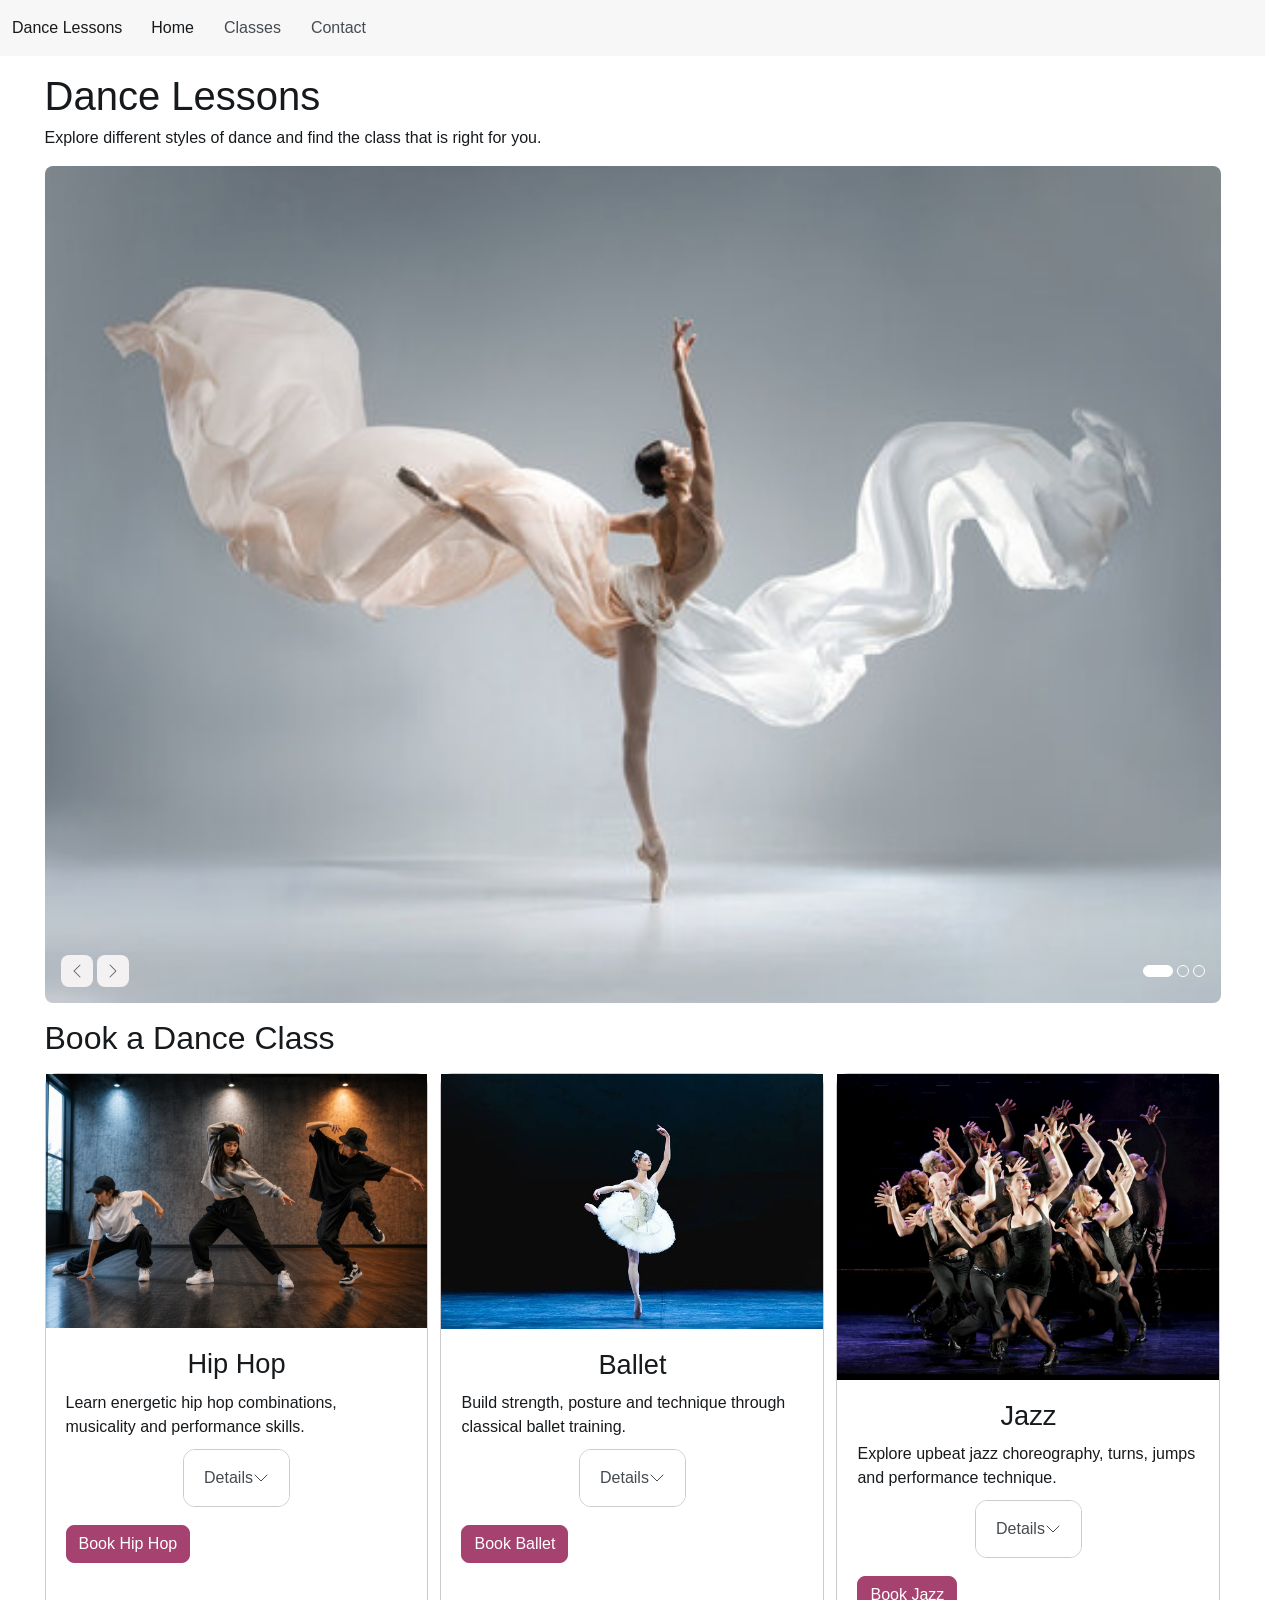
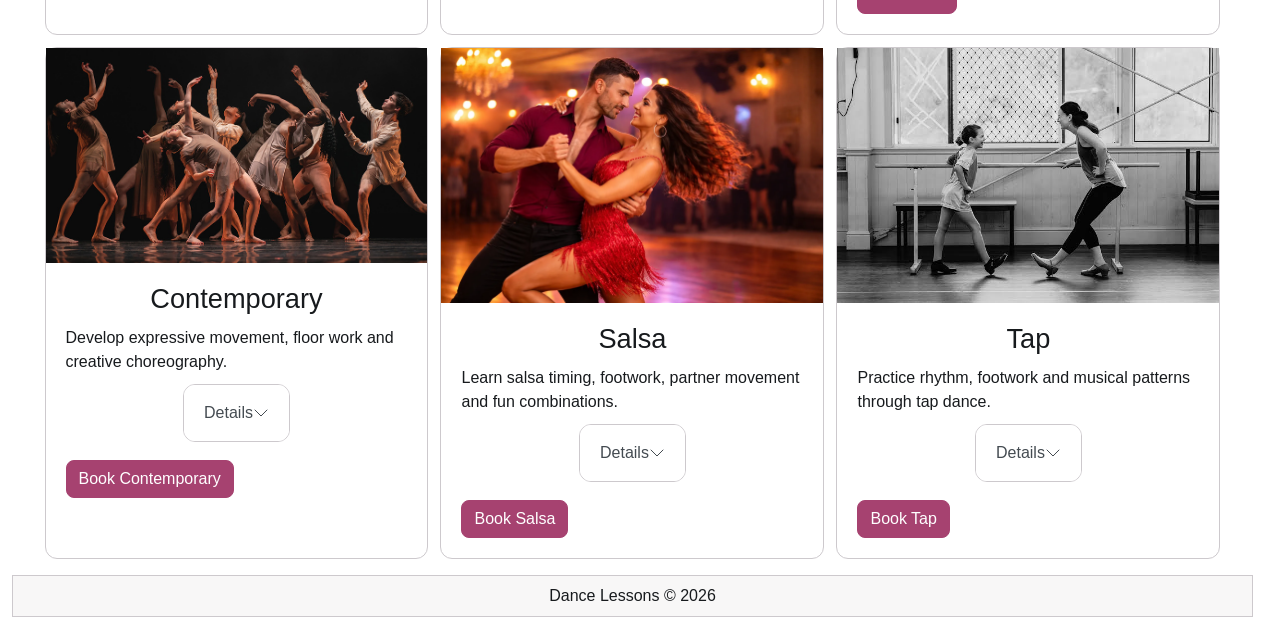
<file: index.html>
<!DOCTYPE html>
<html lang="en">

<head>
    <meta charset="UTF-8">
    <meta name="viewport" content="width=device-width, initial-scale=1.0">

    <title>Dance Lessons | Home</title>

    <link rel="stylesheet" href="css/bootstrap.min.css">
    <link rel="stylesheet" href="css/style.css">

    <script type="module" src="js/bootstrap.bundle.min.js"></script>
</head>


<body>
    <!-- Navbar -->
    <nav class="navbar md:navbar-expand bg-1 fg-2">
        <div class="container-fluid">
            <a class="navbar-brand" href="index.html">Dance Lessons</a>
            <button
                class="btn-icon navbar-toggler"
                type="button"
                data-bs-toggle="drawer"
                data-bs-target="#navbarNav"
                aria-controls="navbarNav"
                aria-expanded="false"
                aria-label="Toggle navigation">
                <span class="navbar-toggler-icon" aria-hidden="true"></span>
            </button>

            <dialog
                class="drawer drawer-end"
                tabindex="-1"
                id="navbarNav"
                aria-labelledby="navbarNavLabel">
                <div class="drawer-header">
                    <h5 class="drawer-title" id="navbarNavLabel">
                        Menu
                    </h5>
                    <button
                        type="button"
                        class="btn-close"
                        data-bs-dismiss="drawer"
                        aria-label="Close">
                    </button>
                </div>

                <div class="drawer-body">
                    <ul class="navbar-nav">
                        <li class="nav-item">
                            <a
                                class="nav-link active"
                                aria-current="page"
                                href="index.html">
                                Home
                            </a>
                        </li>

                        <li class="nav-item">
                            <a class="nav-link" href="#">
                                Classes
                            </a>
                        </li>

                        <li class="nav-item">
                            <a class="nav-link" href="contact.html">
                                Contact
                            </a>
                        </li>
                    </ul>
                </div>
            </dialog>
        </div>
    </nav>


    <main>

        <!-- Page Heading -->
        <div class="container mt-5">
            <h1>Dance Lessons</h1>
            <p>
                Explore different styles of dance and find the class
                that is right for you.
            </p>
        </div>

        <!-- Carousel -->
        <div class="container mt-3">
            <div
                id="heroCarousel"
                class="carousel carousel-overlay slide">
                <div class="carousel-inner rounded-5">
                    <div class="carousel-item active">
                        <img
                            src="images/banner1.jpg"
                            class="d-block w-100"
                            alt="Dancers practicing together in a dance studio">
                    </div>
                    <div class="carousel-item">
                        <img
                            src="images/banner2.jpg"
                            class="d-block w-100"
                            alt="Dancer performing during a dance class">
                    </div>

                    <div class="carousel-item">
                        <img
                            src="images/banner3.jpg"
                            class="d-block w-100"
                            alt="Dancers performing together on stage">
                    </div>
                </div>

                <div class="carousel-overlay-controls">
                    <div>
                        <button
                            class="btn-icon btn-sm btn-subtle theme-secondary"
                            type="button"
                            data-bs-target="#heroCarousel"
                            data-bs-slide="prev">
                            <span
                                class="carousel-icon-prev"
                                aria-hidden="true">
                            </span>
                            <span class="visually-hidden">
                                Previous
                            </span>
                        </button>

                        <button
                            class="btn-icon btn-sm btn-subtle theme-secondary"
                            type="button"
                            data-bs-target="#heroCarousel"
                            data-bs-slide="next">
                            <span
                                class="carousel-icon-next"
                                aria-hidden="true">
                            </span>
                            <span class="visually-hidden">
                                Next
                            </span>
                        </button>
                    </div>

                    <div class="carousel-indicators">
                        <button
                            type="button"
                            data-bs-target="#heroCarousel"
                            data-bs-slide-to="0"
                            class="active"
                            aria-current="true"
                            aria-label="Slide 1">
                        </button>
                        <button
                            type="button"
                            data-bs-target="#heroCarousel"
                            data-bs-slide-to="1"
                            aria-label="Slide 2">
                        </button>
                        <button
                            type="button"
                            data-bs-target="#heroCarousel"
                            data-bs-slide-to="2"
                            aria-label="Slide 3">
                        </button>
                    </div>
                </div>
            </div>
        </div>

        <!-- Dance Classes -->
        <div class="container mt-5">
            <h2 class="my-5">Book a Dance Class</h2>
            <div class="row g-4">

                <!-- Card 1 -->
                <div class="col-12 md:col-6 lg:col-4">
                    <section class="card h-100">
                        <img
                            src="images/card1.jpg"
                            class="w-100"
                            alt="Hip hop dancers practicing in a studio">

                        <div class="card-body d-flex flex-column align-items-center">
                            <h3 class="card-title">
                                Hip Hop
                            </h3>
                            <p class="card-text">
                                Learn energetic hip hop combinations,
                                musicality and performance skills.
                            </p>
                            <div class="accordion">
                                <details
                                    class="accordion-item"
                                    name="details1">
                                    <summary class="accordion-header">
                                        Details
                                        <svg
                                            class="accordion-icon"
                                            xmlns="http://www.w3.org/2000/svg"
                                            viewBox="0 0 16 16"
                                            fill="none"
                                            stroke="currentColor"
                                            stroke-linecap="round"
                                            stroke-linejoin="round">
                                            <path d="m2 5 6 6 6-6"/>
                                        </svg>
                                    </summary>

                                    <div class="accordion-body">
                                        <p>
                                            This class focuses on rhythm,
                                            choreography and confidence.
                                            Beginners are welcome.
                                        </p>
                                    </div>
                                </details>
                            </div>

                            <button
                                type="button"
                                class="btn-solid theme-primary mt-3"
                                data-bs-toggle="dialog"
                                data-bs-target="#bookDialog1">
                                Book Hip Hop
                            </button>

                            <dialog
                                class="dialog"
                                id="bookDialog1">
                                <div class="dialog-header">
                                    <h3 class="dialog-title">
                                        Book Hip Hop
                                    </h3>
                                    <button
                                        type="button"
                                        class="btn-close"
                                        data-bs-dismiss="dialog"
                                        aria-label="Close">
                                    </button>
                                </div>

                                <div class="dialog-body">
                                    <p>
                                        Contact us to reserve your place
                                        in our Hip Hop class.
                                    </p>
                                </div>

                                <div class="dialog-footer">
                                    <button
                                        type="button"
                                        class="btn-solid theme-secondary"
                                        data-bs-dismiss="dialog">
                                        Close
                                    </button>
                                </div>
                            </dialog>
                        </div>
                    </section>
                </div>


                <!-- Card 2 -->
                <div class="col-12 md:col-6 lg:col-4">
                    <section class="card h-100">
                        <img
                            src="images/card2.jpeg"
                            class="w-100"
                            alt="Ballet dancer practicing in a studio">

                        <div class="card-body d-flex flex-column align-items-center">
                            <h3 class="card-title">
                                Ballet
                            </h3>
                            <p class="card-text">
                                Build strength, posture and technique
                                through classical ballet training.
                            </p>

                            <div class="accordion">
                                <details
                                    class="accordion-item"
                                    name="details2">
                                    <summary class="accordion-header">
                                        Details
                                        <svg
                                            class="accordion-icon"
                                            xmlns="http://www.w3.org/2000/svg"
                                            viewBox="0 0 16 16"
                                            fill="none"
                                            stroke="currentColor"
                                            stroke-linecap="round"
                                            stroke-linejoin="round">
                                            <path d="m2 5 6 6 6-6"/>
                                        </svg>
                                    </summary>

                                    <div class="accordion-body">
                                        <p>
                                            Students will practice ballet
                                            technique, balance, turns and
                                            controlled movement.
                                        </p>
                                    </div>
                                </details>
                            </div>

                            <button
                                type="button"
                                class="btn-solid theme-primary mt-3"
                                data-bs-toggle="dialog"
                                data-bs-target="#bookDialog2">
                                Book Ballet
                            </button>

                            <dialog
                                class="dialog"
                                id="bookDialog2">
                                <div class="dialog-header">
                                    <h3 class="dialog-title">
                                        Book Ballet
                                    </h3>
                                    <button
                                        type="button"
                                        class="btn-close"
                                        data-bs-dismiss="dialog"
                                        aria-label="Close">
                                    </button>
                                </div>

                                <div class="dialog-body">
                                    <p>
                                        Contact us to reserve your place
                                        in our Ballet class.
                                    </p>
                                </div>

                                <div class="dialog-footer">
                                    <button
                                        type="button"
                                        class="btn-solid theme-secondary"
                                        data-bs-dismiss="dialog">
                                        Close
                                    </button>
                                </div>
                            </dialog>
                        </div>
                    </section>
                </div>



                <!-- Card 3 -->
                <div class="col-12 md:col-6 lg:col-4">
                    <section class="card h-100">
                        <img
                            src="images/card3.jpg"
                            class="w-100"
                            alt="Jazz dancers performing choreography together">

                        <div class="card-body d-flex flex-column align-items-center">
                            <h3 class="card-title">
                                Jazz
                            </h3>
                            <p class="card-text">
                                Explore upbeat jazz choreography,
                                turns, jumps and performance technique.
                            </p>

                            <div class="accordion">
                                <details
                                    class="accordion-item"
                                    name="details3">
                                    <summary class="accordion-header">
                                        Details
                                        <svg
                                            class="accordion-icon"
                                            xmlns="http://www.w3.org/2000/svg"
                                            viewBox="0 0 16 16"
                                            fill="none"
                                            stroke="currentColor"
                                            stroke-linecap="round"
                                            stroke-linejoin="round">

                                            <path d="m2 5 6 6 6-6"/>

                                        </svg>
                                    </summary>

                                    <div class="accordion-body">
                                        <p>
                                            This class combines jazz
                                            technique with energetic
                                            choreography and musicality.
                                        </p>
                                    </div>
                                </details>
                            </div>

                            <button
                                type="button"
                                class="btn-solid theme-primary mt-3"
                                data-bs-toggle="dialog"
                                data-bs-target="#bookDialog3">
                                Book Jazz
                            </button>

                            <dialog
                                class="dialog"
                                id="bookDialog3">
                                <div class="dialog-header">
                                    <h3 class="dialog-title">
                                        Book Jazz
                                    </h3>
                                    <button
                                        type="button"
                                        class="btn-close"
                                        data-bs-dismiss="dialog"
                                        aria-label="Close">
                                    </button>
                                </div>

                                <div class="dialog-body">
                                    <p>
                                        Contact us to reserve your place
                                        in our Jazz class.
                                    </p>
                                </div>

                                <div class="dialog-footer">
                                    <button
                                        type="button"
                                        class="btn-solid theme-secondary"
                                        data-bs-dismiss="dialog">
                                        Close
                                    </button>
                                </div>
                            </dialog>
                        </div>
                    </section>
                </div>


                <!-- Card 4 -->
                <div class="col-12 md:col-6 lg:col-4">
                    <section class="card h-100">
                        <img
                            src="images/card4.jpg"
                            class="w-100"
                            alt="Contemporary dancers performing together">

                        <div class="card-body d-flex flex-column align-items-center">
                            <h3 class="card-title">
                                Contemporary
                            </h3>
                            <p class="card-text">
                                Develop expressive movement,
                                floor work and creative choreography.
                            </p>

                            <div class="accordion">
                                <details
                                    class="accordion-item"
                                    name="details4">
                                    <summary class="accordion-header">
                                        Details
                                        <svg
                                            class="accordion-icon"
                                            xmlns="http://www.w3.org/2000/svg"
                                            viewBox="0 0 16 16"
                                            fill="none"
                                            stroke="currentColor"
                                            stroke-linecap="round"
                                            stroke-linejoin="round">
                                            <path d="m2 5 6 6 6-6"/>
                                        </svg>
                                    </summary>

                                    <div class="accordion-body">
                                        <p>
                                            Contemporary class focuses
                                            on expression, movement quality
                                            and connecting choreography
                                            with music.
                                        </p>
                                    </div>
                                </details>
                            </div>

                            <button
                                type="button"
                                class="btn-solid theme-primary mt-3"
                                data-bs-toggle="dialog"
                                data-bs-target="#bookDialog4">
                                Book Contemporary
                            </button>

                            <dialog
                                class="dialog"
                                id="bookDialog4">
                                <div class="dialog-header">
                                    <h3 class="dialog-title">
                                        Book Contemporary
                                    </h3>
                                    <button
                                        type="button"
                                        class="btn-close"
                                        data-bs-dismiss="dialog"
                                        aria-label="Close">
                                    </button>
                                </div>

                                <div class="dialog-body">
                                    <p>
                                        Contact us to reserve your place
                                        in our Contemporary class.
                                    </p>
                                </div>

                                <div class="dialog-footer">
                                    <button
                                        type="button"
                                        class="btn-solid theme-secondary"
                                        data-bs-dismiss="dialog">
                                        Close
                                    </button>
                                </div>
                            </dialog>
                        </div>
                    </section>
                </div>


                <!-- Card 5 -->
                <div class="col-12 md:col-6 lg:col-4">
                    <section class="card h-100">
                        <img
                            src="images/card5.webp"
                            class="w-100"
                            alt="Salsa dancers performing together">

                        <div class="card-body d-flex flex-column align-items-center">
                            <h3 class="card-title">
                                Salsa
                            </h3>
                            <p class="card-text">
                                Learn salsa timing, footwork,
                                partner movement and fun combinations.
                            </p>

                            <div class="accordion">
                                <details
                                    class="accordion-item"
                                    name="details5">
                                    <summary class="accordion-header">
                                        Details
                                        <svg
                                            class="accordion-icon"
                                            xmlns="http://www.w3.org/2000/svg"
                                            viewBox="0 0 16 16"
                                            fill="none"
                                            stroke="currentColor"
                                            stroke-linecap="round"
                                            stroke-linejoin="round">
                                            <path d="m2 5 6 6 6-6"/>
                                        </svg>
                                    </summary>

                                    <div class="accordion-body">
                                        <p>
                                            This class introduces salsa
                                            rhythm, basic steps and partner
                                            combinations in a welcoming
                                            environment.
                                        </p>
                                    </div>
                                </details>
                            </div>

                            <button
                                type="button"
                                class="btn-solid theme-primary mt-3"
                                data-bs-toggle="dialog"
                                data-bs-target="#bookDialog5">
                                Book Salsa
                            </button>

                            <dialog
                                class="dialog"
                                id="bookDialog5">
                                <div class="dialog-header">
                                    <h3 class="dialog-title">
                                        Book Salsa
                                    </h3>
                                    <button
                                        type="button"
                                        class="btn-close"
                                        data-bs-dismiss="dialog"
                                        aria-label="Close">
                                    </button>
                                </div>

                                <div class="dialog-body">
                                    <p>
                                        Contact us to reserve your place
                                        in our Salsa class.
                                    </p>
                                </div>

                                <div class="dialog-footer">
                                    <button
                                        type="button"
                                        class="btn-solid theme-secondary"
                                        data-bs-dismiss="dialog">
                                        Close
                                    </button>
                                </div>
                            </dialog>
                        </div>
                    </section>
                </div>



                <!-- Card 6 -->
                <div class="col-12 md:col-6 lg:col-4">
                    <section class="card h-100">
                        <img
                            src="images/card6.jpeg"
                            class="w-100"
                            alt="Tap dancer practicing in a dance studio">

                        <div class="card-body d-flex flex-column align-items-center">
                            <h3 class="card-title">
                                Tap
                            </h3>
                            <p class="card-text">
                                Practice rhythm, footwork and musical
                                patterns through tap dance.
                            </p>

                            <div class="accordion">
                                <details
                                    class="accordion-item"
                                    name="details6">
                                    <summary class="accordion-header">
                                        Details
                                        <svg
                                            class="accordion-icon"
                                            xmlns="http://www.w3.org/2000/svg"
                                            viewBox="0 0 16 16"
                                            fill="none"
                                            stroke="currentColor"
                                            stroke-linecap="round"
                                            stroke-linejoin="round">
                                            <path d="m2 5 6 6 6-6"/>
                                        </svg>
                                    </summary>

                                    <div class="accordion-body">
                                        <p>
                                            Students learn basic tap
                                            sounds, rhythm combinations
                                            and musical timing.
                                        </p>
                                    </div>
                                </details>
                            </div>

                            <button
                                type="button"
                                class="btn-solid theme-primary mt-3"
                                data-bs-toggle="dialog"
                                data-bs-target="#bookDialog6">
                                Book Tap
                            </button>

                            <dialog
                                class="dialog"
                                id="bookDialog6">
                                <div class="dialog-header">
                                    <h3 class="dialog-title">
                                        Book Tap
                                    </h3>
                                    <button
                                        type="button"
                                        class="btn-close"
                                        data-bs-dismiss="dialog"
                                        aria-label="Close">
                                    </button>
                                </div>

                                <div class="dialog-body">
                                    <p>
                                        Contact us to reserve your place
                                        in our Tap class.
                                    </p>
                                </div>

                                <div class="dialog-footer">
                                    <button
                                        type="button"
                                        class="btn-solid theme-secondary"
                                        data-bs-dismiss="dialog">
                                        Close
                                    </button>
                                </div>
                            </dialog>
                        </div>
                    </section>
                </div>
            </div>
        </div>
    </main>



    <!-- Footer -->
    <footer class="container-fluid mt-5">
        <p class="p-3 bg-1 border d-flex justify-content-center">
            Dance Lessons © 2026
        </p>
    </footer>

</body>

</html>
</file>
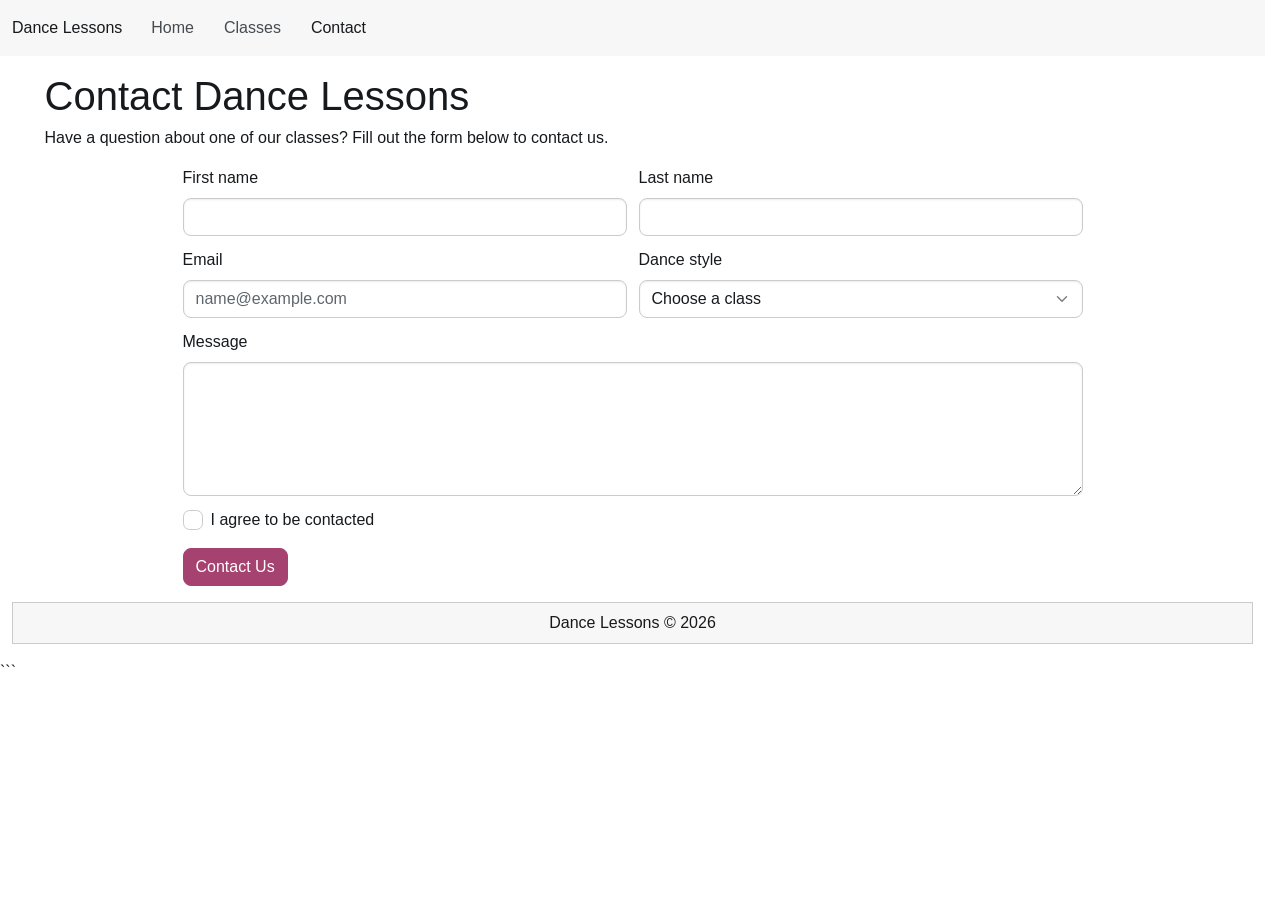
<file: contact.html>
<!DOCTYPE html>
<html lang="en">
<head>
    <meta charset="UTF-8">
    <meta name="viewport" content="width=device-width, initial-scale=1.0">
    <title>Dance Lessons | Contact</title>
    <link rel="stylesheet" href="css/bootstrap.min.css">
    <link rel="stylesheet" href="css/style.css">
    <script type="module" src="js/bootstrap.bundle.min.js"></script>
</head>
<body>
    <nav class="navbar md:navbar-expand bg-1 fg-2">
        <div class="container-fluid">
            <a class="navbar-brand" href="index.html">Dance Lessons</a>
            <button class="btn-icon navbar-toggler" type="button" data-bs-toggle="drawer"
                data-bs-target="#navbarNav" aria-controls="navbarNav"
                aria-expanded="false" aria-label="Toggle navigation">
                <span class="navbar-toggler-icon" aria-hidden="true"></span>
            </button>
            <dialog class="drawer drawer-end" tabindex="-1" id="navbarNav"
                aria-labelledby="navbarNavLabel">
                <div class="drawer-header">
                    <h5 class="drawer-title" id="navbarNavLabel">Menu</h5>
                    <button type="button" class="btn-close"
                        data-bs-dismiss="drawer" aria-label="Close"></button>
                </div>
                <div class="drawer-body">
                    <ul class="navbar-nav">
                        <li class="nav-item">
                            <a class="nav-link" href="index.html">Home</a>
                        </li>
                        <li class="nav-item">
                            <a class="nav-link" href="#">Classes</a>
                        </li>
                        <li class="nav-item">
                            <a class="nav-link active" aria-current="page"
                                href="contact.html">Contact</a>
                        </li>
                    </ul>
                </div>
            </dialog>
        </div>
    </nav>

    <main>
        <div class="container mt-5">
            <h1>Contact Dance Lessons</h1>
            <p>Have a question about one of our classes? Fill out the form below to contact us.</p>

            <form style="max-width: 900px" class="mx-auto">
                <div class="row g-4">
                    <div class="md:col-6">
                        <div class="form-field">
                            <label for="firstName" class="form-label">First name</label>
                            <input type="text" class="form-control" id="firstName" required>
                        </div>
                    </div>

                    <div class="md:col-6">
                        <div class="form-field">
                            <label for="lastName" class="form-label">Last name</label>
                            <input type="text" class="form-control" id="lastName">
                        </div>
                    </div>

                    <div class="md:col-6">
                        <div class="form-field">
                            <label for="email" class="form-label">Email</label>
                            <input type="email" class="form-control" id="email"
                                placeholder="name@example.com" required>
                        </div>
                    </div>

                    <div class="md:col-6">
                        <div class="form-field">
                            <label for="danceStyle" class="form-label">Dance style</label>
                            <select class="form-control" id="danceStyle">
                                <option value="">Choose a class</option>
                                <option value="hiphop">Hip Hop</option>
                                <option value="ballet">Ballet</option>
                                <option value="jazz">Jazz</option>
                                <option value="contemporary">Contemporary</option>
                                <option value="salsa">Salsa</option>
                                <option value="tap">Tap</option>
                            </select>
                        </div>
                    </div>

                    <div class="col-12">
                        <div class="form-field">
                            <label for="message" class="form-label">Message</label>
                            <textarea class="form-control" id="message" rows="5"></textarea>
                        </div>
                    </div>

                    <div class="col-12">
                        <div class="form-field">
                            <input type="checkbox" id="consent" class="check">
                            <label for="consent">I agree to be contacted</label>
                        </div>
                    </div>
                </div>

                <button type="submit" class="btn-solid theme-primary mt-5">
                    Contact Us
                </button>
            </form>
        </div>
    </main>

    <footer class="container-fluid mt-5">
        <p class="p-3 bg-1 border d-flex justify-content-center">
            Dance Lessons © 2026
        </p>
    </footer>
</body>
</html>
```
</file>
<file: css/style.css>
:root {
    --bs-primary-bg: #a64270;
    --bs-primary-fg: #a64270;
    --bs-primary-fg-emphasis: #74304f;
    --bs-primary-border: #a64270;
    --bs-primary-focus-ring: #a64270;
    --bs-primary-contrast: #ffffff;
}

.btn-solid.theme-primary {
    --bs-theme-bg: #a64270;
    --bs-theme-border: #a64270;
    --bs-theme-contrast: #ffffff;
}
</file>
